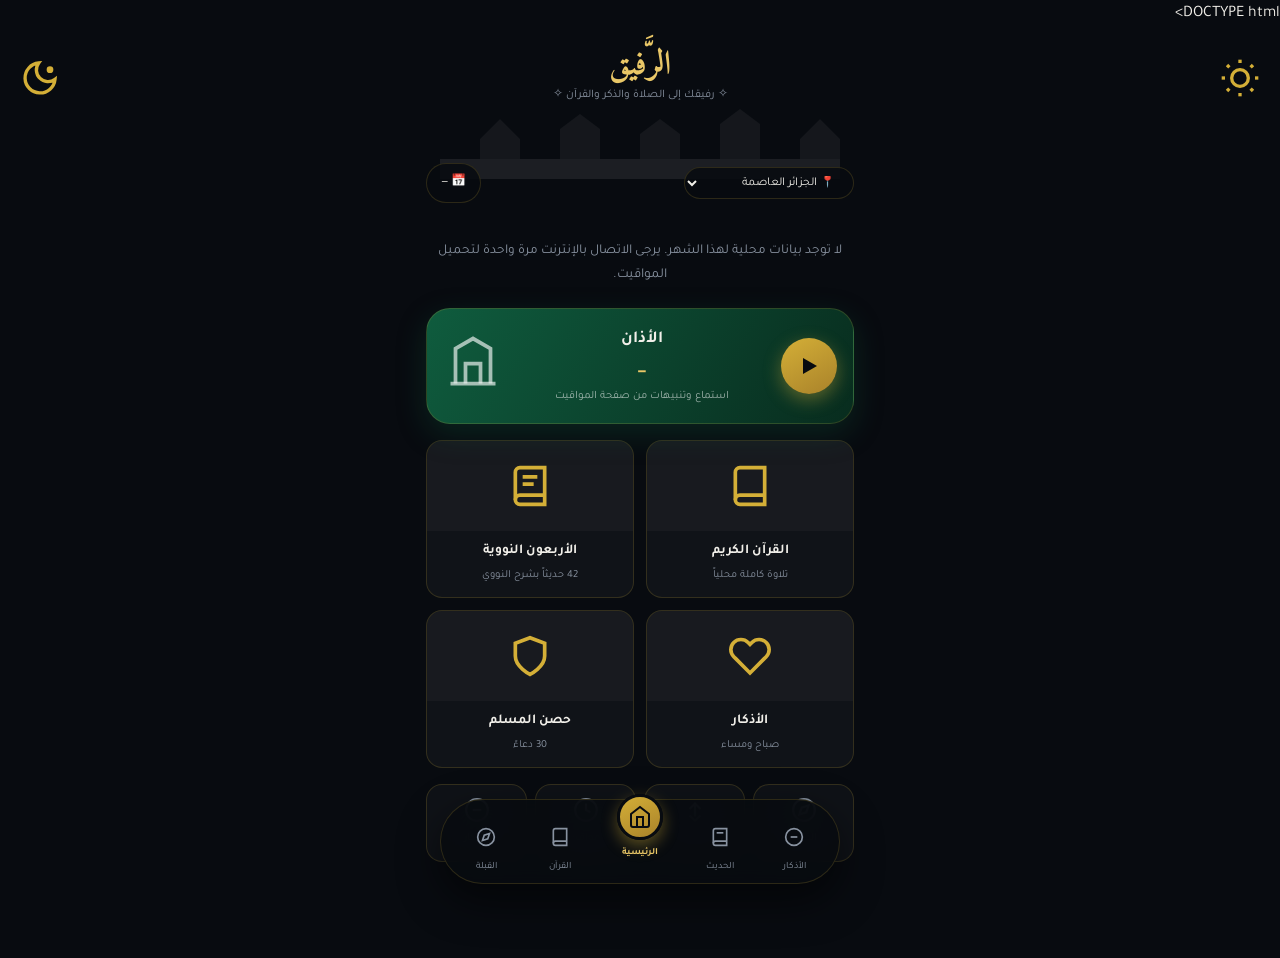
<file: index.html>
DOCTYPE html><html lang="ar" dir="rtl"><head><meta charset="UTF-8"><meta name="viewport" content="width=device-width,initial-scale=1,maximum-scale=1,user-scalable=no"><title>الرفيق — العقل المدبر</title><meta name="description" content="الرفيق - تطبيق إسلامي شامل: مواقيت الصلاة، الأذان، القرآن، الأذكار، القبلة"><link rel="icon" href="data:image/svg+xml,<svg xmlns='http://www.w3.org/2000/svg' viewBox='0 0 100 100'><text y='.9em' font-size='90'>🕌</text></svg>"><link rel="preconnect" href="https://fonts.googleapis.com"><link href="https://fonts.googleapis.com/css2?family=Amiri:wght@400;700&family=Tajawal:wght@300;400;500;700;900&display=swap" rel="stylesheet" media="print" onload="this.media='all'"><style>:root{--bg:#080B10;--card:rgba(255,255,255,0.035);--emerald:#0F5C3E;--emerald-light:#1E8A5E;--gold:#D4AF37;--gold-soft:#E9C767;--text:#F1EFE9;--muted:#8892A0;--border:rgba(212,175,55,0.18);--shadow-strong:0 10px 30px rgba(0,0,0,0.4);--adhan-bg:linear-gradient(120deg, var(--emerald), #082C1E)}body.day-mode{--bg:#F5F0E8;--card:rgba(0,0,0,0.03);--text:#1E2A32;--muted:#5A6A78;--border:rgba(180,140,60,0.25);--shadow-strong:0 8px 24px rgba(0,0,0,0.08);--adhan-bg:linear-gradient(120deg, #2E8B6E, #C5A44E);color:var(--text)}*{margin:0;padding:0;box-sizing:border-box}body{font-family:'Tajawal','Segoe UI',Tahoma,sans-serif;background:var(--bg);color:var(--text);line-height:1.8;min-height:100dvh;padding-bottom:96px;transition:background .8s,color .6s}.max{max-width:460px;margin:0 auto;padding:0 16px}.topbar{display:flex;align-items:center;justify-content:space-between;padding:20px 20px 0}.topbar svg{width:40px;height:40px;stroke:var(--gold);fill:none}.titlebox{text-align:center}.titlebox h1{font-family:'Amiri',serif;font-weight:700;font-size:2.1rem;color:var(--gold-soft);line-height:1}.titlebox p{color:var(--muted);font-size:.72rem;margin-top:4px}.skyline{position:relative;margin-top:-8px;margin-bottom:8px;text-align:center}.skyline svg{width:100%;max-height:80px;display:block}.pillrow{display:flex;align-items:center;justify-content:space-between;margin:-24px 0 16px;position:relative;z-index:2}.pill{display:flex;align-items:center;gap:6px;border-radius:99px;padding:8px 14px;font-size:.75rem;background:rgba(8,11,16,0.85);border:1px solid var(--border)}.pill select{border:1px solid var(--border);color:var(--text);font-family:inherit;font-size:.75rem;cursor:pointer;background:0 0;padding:4px 8px;border-radius:99px}.card{border-radius:24px;padding:20px;margin-bottom:16px;background:var(--card);backdrop-filter:blur(14px);border:1px solid var(--border);box-shadow:var(--shadow-strong)}.prayer-row{display:flex;align-items:center;gap:12px}.medallion-wrap{position:relative;flex-shrink:0;width:176px;height:176px;display:flex;align-items:center;justify-content:center}.medallion-wrap svg.circle-bg{position:absolute;inset:0}.medallion-wrap .medal-icon{position:absolute;width:100px;height:100px;display:flex;align-items:center;justify-content:center;color:var(--gold)}.medallion-wrap .medal-icon svg{width:80px;height:80px;stroke:var(--gold);fill:none}.prayer-info{flex:1;text-align:center}.prayer-info .lbl{color:var(--gold-soft);font-size:.8rem;font-weight:600}.prayer-info .name{font-family:'Amiri',serif;font-size:1.9rem;font-weight:700;margin:4px 0}.prayer-info .time{font-size:2rem;font-weight:800;font-variant-numeric:tabular-nums}.prayer-info .remain-lbl{color:var(--muted);font-size:.72rem;margin-top:4px}.prayer-info .countdown{color:var(--emerald-light);font-size:1.05rem;font-weight:700;font-variant-numeric:tabular-nums}.progress-track{margin-top:16px;height:8px;border-radius:99px;overflow:hidden;background:rgba(255,255,255,0.08)}.progress-fill{height:100%;border-radius:99px;background:linear-gradient(90deg,var(--emerald),var(--emerald-light));width:0;transition:width 1s linear}.adhan-card{border-radius:24px;padding:16px;margin-bottom:16px;display:flex;align-items:center;justify-content:space-between;position:relative;overflow:hidden;background:var(--adhan-bg);border:1px solid var(--border);box-shadow:0 10px 30px rgba(15,92,62,0.3)}.adhan-play{width:56px;height:56px;border-radius:50%;display:flex;align-items:center;justify-content:center;flex-shrink:0;background:linear-gradient(150deg,var(--gold),#a9822a);box-shadow:0 6px 18px rgba(212,175,55,0.4);border:none;cursor:pointer;z-index:2;color:#080B10}.adhan-play svg{width:24px;height:24px;fill:#080B10;stroke:none}.adhan-mid{text-align:center;z-index:2}.adhan-mid .t1{font-weight:700;font-size:1.05rem}.adhan-mid .t2{color:var(--gold-soft);font-size:.95rem;font-weight:700;margin-top:3px;font-variant-numeric:tabular-nums}.adhan-mid .t3{color:rgba(255,255,255,0.6);font-size:.7rem;margin-top:2px}.adhan-card .mosque-icon{height:70px;opacity:.9;color:rgba(255,255,255,0.8)}.adhan-card .mosque-icon svg{width:60px;height:60px;stroke:rgba(255,255,255,0.7);fill:none}.grid2{display:grid;grid-template-columns:1fr 1fr;gap:12px;margin-bottom:16px}.feat-card{border-radius:16px;overflow:hidden;background:var(--card);border:1px solid var(--border);text-align:center;padding-bottom:12px;text-decoration:none;color:var(--text);display:block}.feat-card .icon-wrap{height:90px;display:flex;align-items:center;justify-content:center;background:rgba(255,255,255,0.03)}.feat-card .icon-wrap svg{width:44px;height:44px;stroke:var(--gold);fill:none}.feat-card .t{font-size:.85rem;font-weight:700;margin-top:8px}.feat-card .s{font-size:.68rem;color:var(--muted);margin-top:2px}.grid4{display:grid;grid-template-columns:repeat(4,1fr);gap:8px}.quick{border-radius:16px;padding:12px 4px;display:flex;flex-direction:column;align-items:center;gap:6px;background:rgba(255,255,255,0.03);border:1px solid var(--border);text-decoration:none;color:var(--muted)}.quick svg{width:26px;height:26px;stroke:var(--muted);fill:none}.quick span{font-size:.68rem}.bottomnav{position:fixed;bottom:16px;left:50%;transform:translateX(-50%);z-index:30;width:min(92vw,400px)}.bottomnav-inner{display:flex;align-items:flex-end;justify-content:space-around;padding:8px;border-radius:99px;background:rgba(8,11,16,0.92);backdrop-filter:blur(20px);border:1px solid var(--border);box-shadow:0 16px 40px rgba(0,0,0,0.55)}body.day-mode .bottomnav-inner{background:rgba(245,240,232,0.95)}.navitem{display:flex;flex-direction:column;align-items:center;gap:4px;text-decoration:none;color:var(--muted)}.navitem .ic{width:34px;height:34px;border-radius:50%;display:flex;align-items:center;justify-content:center}.navitem .ic svg{width:20px;height:20px;stroke:var(--muted);fill:none}.navitem span{font-size:.6rem}.navitem.active{transform:translateY(-14px)}.navitem.active .ic{width:46px;height:46px;background:linear-gradient(150deg,var(--gold),#a9822a);box-shadow:0 6px 16px rgba(212,175,55,0.4);border:3px solid #080B10}.navitem.active .ic svg{stroke:#080B10;width:24px;height:24px}.navitem.active span{color:var(--gold-soft);font-weight:700}.mood-note{text-align:center;color:var(--muted);font-size:.8rem;margin:2px 0 14px}#status{text-align:center;color:var(--muted);padding:20px 0;font-size:.85rem}@media(max-width:400px){.medallion-wrap{width:140px;height:140px}.medallion-wrap .medal-icon svg{width:60px;height:60px}.prayer-info .name{font-size:1.5rem}.prayer-info .time{font-size:1.6rem}.grid2{gap:8px}.feat-card .icon-wrap{height:70px}}</style></head><body><div class="topbar"><svg viewBox="0 0 24 24" stroke-width="2"><circle cx="12" cy="12" r="5"/><line x1="12" y1="1" x2="12" y2="3"/><line x1="12" y1="21" x2="12" y2="23"/><line x1="4.22" y1="4.22" x2="5.64" y2="5.64"/><line x1="18.36" y1="18.36" x2="19.78" y2="19.78"/><line x1="1" y1="12" x2="3" y2="12"/><line x1="21" y1="12" x2="23" y2="12"/><line x1="4.22" y1="19.78" x2="5.64" y2="18.36"/><line x1="18.36" y1="5.64" x2="19.78" y2="4.22"/></svg><div class="titlebox"><h1>الرَّفيق</h1><p>✧ رفيقك إلى الصلاة والذكر والقرآن ✧</p></div><svg viewBox="0 0 24 24" stroke-width="2"><path d="M21 12.79A9 9 0 1 1 11.21 3 7 7 0 0 0 21 12.79z"/><circle cx="18" cy="7" r="2" fill="var(--gold)" stroke="none"/></svg></div><div class="skyline"><svg viewBox="0 0 400 80" fill="none"><path d="M0 60 L40 60 L40 40 L60 20 L80 40 L80 60 L120 60 L120 30 L140 15 L160 30 L160 60 L200 60 L200 35 L220 20 L240 35 L240 60 L280 60 L280 25 L300 10 L320 25 L320 60 L360 60 L360 40 L380 20 L400 40 L400 80 L0 80 Z" fill="rgba(255,255,255,0.05)"/><rect x="0" y="60" width="400" height="20" fill="rgba(255,255,255,0.03)"/></svg></div><div class="max"><div class="pillrow"><select id="citySelect" class="pill" style="border:1px solid var(--border);color:var(--text);font-family:inherit;font-size:.75rem;cursor:pointer"></select><div class="pill" id="hijriPill">📅 —</div></div><p class="mood-note" id="moodNote"></p><div id="status">جاري تحميل مواقيت الصلاة...</div><div class="card" id="prayerCard" hidden><div class="prayer-row"><div class="medallion-wrap"><svg class="circle-bg" viewBox="0 0 176 176"><circle cx="88" cy="88" r="68" fill="none" stroke="rgba(212,175,55,0.15)" stroke-width="2" stroke-dasharray="3 5"/><circle id="progressRing" cx="88" cy="88" r="68" fill="none" stroke="#D4AF37" stroke-width="2.5" stroke-dasharray="427.3" stroke-dashoffset="427.3" stroke-linecap="round" transform="rotate(-90 88 88)"/></svg><div class="medal-icon"><svg viewBox="0 0 24 24" stroke-width="1.5"><circle cx="12" cy="8" r="7"/><polyline points="8.21 13.89 7 23 12 20 17 23 15.79 13.88"/></svg></div></div><div class="prayer-info"><div class="lbl">الصَّلاةِ القادمة</div><div class="name" id="nextName">—</div><div class="time" id="nextTime">—</div><div class="remain-lbl">باقٍ على الصلاة</div><div class="countdown" id="countdown">—</div></div></div><div class="progress-track"><div class="progress-fill" id="progressBar"></div></div></div><div class="adhan-card"><button class="adhan-play" id="adhanPlayBtn" aria-label="تشغيل الأذان"><svg id="playIcon" viewBox="0 0 24 24"><polygon points="6,4 20,12 6,20"/></svg><svg id="pauseIcon" viewBox="0 0 24 24" style="display:none"><rect x="6" y="4" width="4" height="16"/><rect x="14" y="4" width="4" height="16"/></svg></button><div class="adhan-mid"><div class="t1">الأذان</div><div class="t2" id="adhanTimeLabel">—</div><div class="t3">استماع وتنبيهات من صفحة المواقيت</div></div><div class="mosque-icon"><svg viewBox="0 0 24 24" stroke-width="1.5"><path d="M3 21h18"/><path d="M5 21V7l7-4 7 4v14"/><path d="M9 21v-8h6v8"/></svg></div></div><div class="grid2"><a href="./quran.html" class="feat-card"><div class="icon-wrap"><svg viewBox="0 0 24 24" stroke-width="2"><path d="M4 19.5A2.5 2.5 0 0 1 6.5 17H20"/><path d="M6.5 2H20v20H6.5A2.5 2.5 0 0 1 4 19.5v-15A2.5 2.5 0 0 1 6.5 2z"/></svg></div><div class="t">القرآن الكريم</div><div class="s">تلاوة كاملة محلياً</div></a><a href="./arbaeen.html" class="feat-card"><div class="icon-wrap"><svg viewBox="0 0 24 24" stroke-width="2"><path d="M4 19.5A2.5 2.5 0 0 1 6.5 17H20"/><path d="M6.5 2H20v20H6.5A2.5 2.5 0 0 1 4 19.5v-15A2.5 2.5 0 0 1 6.5 2z"/><line x1="8" y1="7" x2="16" y2="7"/><line x1="8" y1="11" x2="14" y2="11"/></svg></div><div class="t">الأربعون النووية</div><div class="s">42 حديثاً بشرح النووي</div></a><a href="./azkar.html" class="feat-card"><div class="icon-wrap"><svg viewBox="0 0 24 24" stroke-width="2"><path d="M20.84 4.61a5.5 5.5 0 0 0-7.78 0L12 5.67l-1.06-1.06a5.5 5.5 0 0 0-7.78 7.78l1.06 1.06L12 21.23l7.78-7.78 1.06-1.06a5.5 5.5 0 0 0 0-7.78z"/></svg></div><div class="t">الأذكار</div><div class="s">صباح ومساء</div></a><a href="./hisnul.html" class="feat-card"><div class="icon-wrap"><svg viewBox="0 0 24 24" stroke-width="2"><path d="M12 22s8-4 8-10V5l-8-3-8 3v7c0 6 8 10 8 10z"/></svg></div><div class="t">حصن المسلم</div><div class="s">30 دعاءً</div></a></div><div class="grid4"><a href="./qibla.html" class="quick"><svg viewBox="0 0 24 24" stroke-width="2"><circle cx="12" cy="12" r="10"/><polygon points="16.24 7.76 14.12 14.12 7.76 16.24 9.88 9.88 16.24 7.76"/></svg><span>القبلة</span></a><a href="./hisnul.html" class="quick"><svg viewBox="0 0 24 24" stroke-width="2"><path d="M7 11l5-5 5 5M7 17l5 5 5-5"/><path d="M12 6v12"/></svg><span>أدعية</span></a><a href="./prayer.html" class="quick"><svg viewBox="0 0 24 24" stroke-width="2"><circle cx="12" cy="12" r="10"/><polyline points="12 6 12 12 16 14"/></svg><span>المواقيت</span></a><a href="./azkar.html" class="quick"><svg viewBox="0 0 24 24" stroke-width="2"><circle cx="12" cy="12" r="10"/><line x1="8" y1="12" x2="16" y2="12"/></svg><span>الأذكار</span></a></div></div><audio id="adhanAudio" src="./audio/adhan.mp3" preload="none"></audio><div class="bottomnav"><div class="bottomnav-inner"><a href="./azkar.html" class="navitem"><div class="ic"><svg viewBox="0 0 24 24" stroke-width="2"><circle cx="12" cy="12" r="10"/><line x1="8" y1="12" x2="16" y2="12"/></svg></div><span>الأذكار</span></a><a href="./arbaeen.html" class="navitem"><div class="ic"><svg viewBox="0 0 24 24" stroke-width="2"><path d="M4 19.5A2.5 2.5 0 0 1 6.5 17H20"/><path d="M6.5 2H20v20H6.5A2.5 2.5 0 0 1 4 19.5v-15A2.5 2.5 0 0 1 6.5 2z"/><line x1="8" y1="7" x2="16" y2="7"/></svg></div><span>الحديث</span></a><a href="./index.html" class="navitem active"><div class="ic"><svg viewBox="0 0 24 24" stroke-width="2"><path d="M3 9l9-7 9 7v11a2 2 0 0 1-2 2H5a2 2 0 0 1-2-2z"/><polyline points="9 22 9 12 15 12 15 22"/></svg></div><span>الرئيسية</span></a><a href="./quran.html" class="navitem"><div class="ic"><svg viewBox="0 0 24 24" stroke-width="2"><path d="M4 19.5A2.5 2.5 0 0 1 6.5 17H20"/><path d="M6.5 2H20v20H6.5A2.5 2.5 0 0 1 4 19.5v-15A2.5 2.5 0 0 1 6.5 2z"/></svg></div><span>القرآن</span></a><a href="./qibla.html" class="navitem"><div class="ic"><svg viewBox="0 0 24 24" stroke-width="2"><circle cx="12" cy="12" r="10"/><polygon points="16.24 7.76 14.12 14.12 7.76 16.24 9.88 9.88 16.24 7.76"/></svg></div><span>القبلة</span></a></div></div><script>(function(){function toMinutes(e){const[t,n]=e.split(":").map(Number);return 60*t+n}const WILAYAS=[{n:1,name:"أدرار",city:"Adrar"},{n:2,name:"الشلف",city:"Chlef"},{n:3,name:"الأغواط",city:"Laghouat"},{n:4,name:"أم البواقي",city:"Oum El Bouaghi"},{n:5,name:"باتنة",city:"Batna"},{n:6,name:"بجاية",city:"Bejaia"},{n:7,name:"بسكرة",city:"Biskra"},{n:8,name:"بشار",city:"Bechar"},{n:9,name:"البليدة",city:"Blida"},{n:10,name:"البويرة",city:"Bouira"},{n:11,name:"تمنراست",city:"Tamanrasset"},{n:12,name:"تبسة",city:"Tebessa"},{n:13,name:"تلمسان",city:"Tlemcen"},{n:14,name:"تيارت",city:"Tiaret"},{n:15,name:"تيزي وزو",city:"Tizi Ouzou"},{n:16,name:"الجزائر العاصمة",city:"Algiers"},{n:17,name:"الجلفة",city:"Djelfa"},{n:18,name:"جيجل",city:"Jijel"},{n:19,name:"سطيف",city:"Setif"},{n:20,name:"سعيدة",city:"Saida"},{n:21,name:"سكيكدة",city:"Skikda"},{n:22,name:"سيدي بلعباس",city:"Sidi Bel Abbes"},{n:23,name:"عنابة",city:"Annaba"},{n:24,name:"قالمة",city:"Guelma"},{n:25,name:"قسنطينة",city:"Constantine"},{n:26,name:"المدية",city:"Medea"},{n:27,name:"مستغانم",city:"Mostaganem"},{n:28,name:"المسيلة",city:"M'Sila"},{n:29,name:"معسكر",city:"Mascara"},{n:30,name:"ورقلة",city:"Ouargla"},{n:31,name:"وهران",city:"Oran"},{n:32,name:"البيض",city:"El Bayadh"},{n:33,name:"إليزي",city:"Illizi"},{n:34,name:"برج بوعريريج",city:"Bordj Bou Arreridj"},{n:35,name:"بومرداس",city:"Boumerdes"},{n:36,name:"الطارف",city:"El Tarf"},{n:37,name:"تندوف",city:"Tindouf"},{n:38,name:"تيسمسيلت",city:"Tissemsilt"},{n:39,name:"الوادي",city:"El Oued"},{n:40,name:"خنشلة",city:"Khenchela"},{n:41,name:"سوق أهراس",city:"Souk Ahras"},{n:42,name:"تيبازة",city:"Tipaza"},{n:43,name:"ميلة",city:"Mila"},{n:44,name:"عين الدفلى",city:"Ain Defla"},{n:45,name:"النعامة",city:"Naama"},{n:46,name:"عين تموشنت",city:"Ain Temouchent"},{n:47,name:"غرداية",city:"Ghardaia"},{n:48,name:"غليزان",city:"Relizane"},{n:49,name:"تيميمون",city:"Timimoun"},{n:50,name:"برج باجي مختار",city:"Bordj Badji Mokhtar"},{n:51,name:"أولاد جلال",city:"Ouled Djellal"},{n:52,name:"بني عباس",city:"Beni Abbes"},{n:53,name:"عين صالح",city:"In Salah"},{n:54,name:"عين قزام",city:"In Guezzam"},{n:55,name:"تقرت",city:"Touggourt"},{n:56,name:"جانت",city:"Djanet"},{n:57,name:"المغير",city:"El M'Ghair"},{n:58,name:"المنيعة",city:"El Meniaa"},{n:59,name:"آفلو",city:"Aflou"},{n:60,name:"بريكة",city:"Barika"},{n:61,name:"القنطرة",city:"El Kantara"},{n:62,name:"بئر العاتر",city:"Bir El Ater"},{n:63,name:"العريشة",city:"El Aricha"},{n:64,name:"قصر الشلالة",city:"Ksar Chellala"},{n:65,name:"عين وسارة",city:"Ain Oussara"},{n:66,name:"مسعد",city:"Messaad"},{n:67,name:"قصر البخاري",city:"Ksar El Boukhari"},{n:68,name:"بوسعادة",city:"Bou Saada"},{n:69,name:"الأبيض سيدي الشيخ",city:"El Abiodh Sidi Cheikh"}],SAVED_WILAYA_KEY="rafeeq_wilaya";let currentWilaya=parseInt(localStorage.getItem(SAVED_WILAYA_KEY)||"16",10);function buildCitySelect(){const e=document.getElementById("citySelect");WILAYAS.forEach(t=>{const n=document.createElement("option");n.value=t.n,n.textContent="📍 "+t.name,e.appendChild(n)}),e.value=currentWilaya,e.addEventListener("change",()=>{currentWilaya=parseInt(e.value,10),localStorage.setItem(SAVED_WILAYA_KEY,currentWilaya),loadPrayerTimes()})}function loadPrayerTimes(){document.getElementById("status").hidden=!1,document.getElementById("status").textContent="جاري تحميل مواقيت الصلاة...",document.getElementById("prayerCard").hidden=!0;const e=WILAYAS.find(e=>e.n===currentWilaya),t=new Date,n=`rafeeq_calendar_${e.n}_${t.getFullYear()}_${t.getMonth()+1}`,a=localStorage.getItem(n);if(a)try{const o=findTodayInCalendar(JSON.parse(a),t);if(o){render(o);return void refreshCalendarInBackground(e,n,t)}}catch(e){}fetchMonthCalendar(e,t).then(a=>{a?(localStorage.setItem(n,JSON.stringify(a)),render(findTodayInCalendar(a,t))):document.getElementById("status").textContent="لا توجد بيانات محلية لهذا الشهر. يرجى الاتصال بالإنترنت مرة واحدة لتحميل المواقيت."})}function fetchMonthCalendar(e,t){const n=`https://api.aladhan.com/v1/calendarByCity/${t.getFullYear()}/${t.getMonth()+1}?city=${encodeURIComponent(e.city)}&country=Algeria&method=19&tune=0,-7,0,-7,-7,-7,0,-7,0`;return fetch(n).then(e=>e.json()).then(e=>200===e.code?e.data:null).catch(()=>null)}function refreshCalendarInBackground(e,t,n){fetchMonthCalendar(e,n).then(e=>{e&&localStorage.setItem(t,JSON.stringify(e))})}function findTodayInCalendar(e,t){const n=String(t.getDate()).padStart(2,"0")+"-"+String(t.getMonth()+1).padStart(2,"0")+"-"+t.getFullYear();return e.find(e=>e.date.gregorian.date===n)||e[t.getDate()-1]||null}function render(e){const t=e.timings,n=e.date.hijri,a=9===parseInt(n.month.number,10),o=5===new Date().getDay();document.getElementById("hijriPill").textContent=`📅 ${n.day} ${n.month.ar} ${n.year} هـ`;const r=document.getElementById("moodNote");r.textContent=a?"🌙 رمضان مبارك":o?"🕌 جمعة مباركة — أكثِر من الصلاة على النبي ﷺ":"";const i=[{name:"الفجر",key:"Fajr"},{name:"الظهر",key:"Dhuhr"},{name:"العصر",key:"Asr"},{name:"المغرب",key:"Maghrib"},{name:"العشاء",key:"Isha"}],l=new Date,c=60*l.getHours()+l.getMinutes();let s,d,m,p=i.findIndex(e=>toMinutes(t[e.key])>c);-1===p?(p=i[0],d=toMinutes(t.Fajr)+1440,s=toMinutes(t.Isha)):(p=i[p],d=toMinutes(t[p.key]),s=0===p?toMinutes(t.Isha)-1440:toMinutes(t[i[p-1].key])),document.getElementById("nextName").textContent=p.name,document.getElementById("nextTime").textContent=t[p.key],document.getElementById("adhanTimeLabel").textContent=`${p.name} — ${t[p.key]}`;const u=setInterval(()=>{const e=new Date,t=3600*e.getHours()+60*e.getMinutes()+e.getSeconds();let n=60*d-t;n<0&&(n+=86400);const a=Math.floor(n/3600),o=Math.floor(n%3600/60),r=n%60;document.getElementById("countdown").textContent=`${String(a).padStart(2,"0")}:${String(o).padStart(2,"0")}:${String(r).padStart(2,"0")}`;const i=60*(d-s),l=i-n,c=Math.max(0,Math.min(1,l/i));document.getElementById("progressBar").style.width=100*c+"%";const m=2*Math.PI*68;document.getElementById("progressRing").style.strokeDashoffset=m*(1-c)},1e3);document.getElementById("status").hidden=!0,document.getElementById("prayerCard").hidden=!1}const audio=document.getElementById("adhanAudio"),playIcon=document.getElementById("playIcon"),pauseIcon=document.getElementById("pauseIcon");document.getElementById("adhanPlayBtn").addEventListener("click",()=>{audio.paused?(audio.play().catch(()=>{}),playIcon.style.display="none",pauseIcon.style.display="block"):(audio.pause(),playIcon.style.display="block",pauseIcon.style.display="none")}),audio.addEventListener("ended",()=>{playIcon.style.display="block",pauseIcon.style.display="none"}),"serviceWorker"in navigator&&navigator.serviceWorker.register("./sw.js").catch(()=>{}),buildCitySelect(),loadPrayerTimes()})();</script></body></html>
</file>
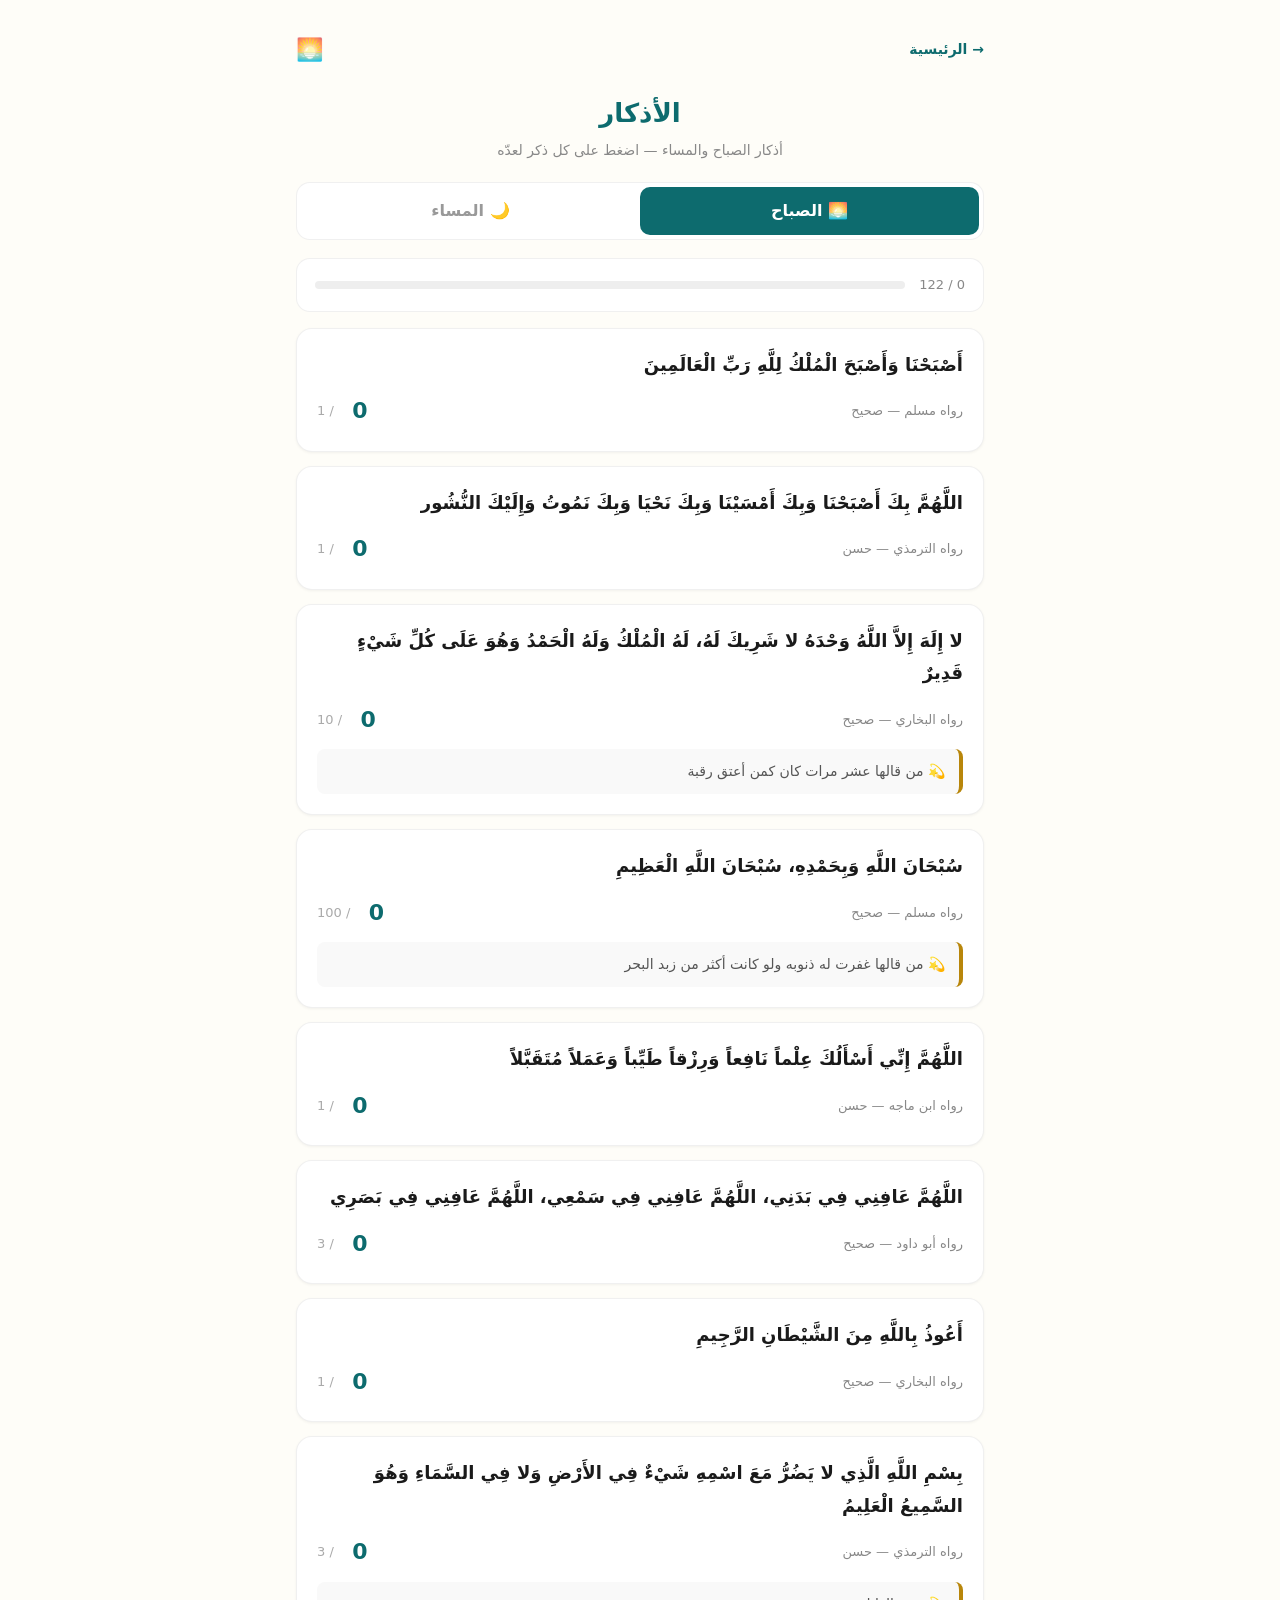
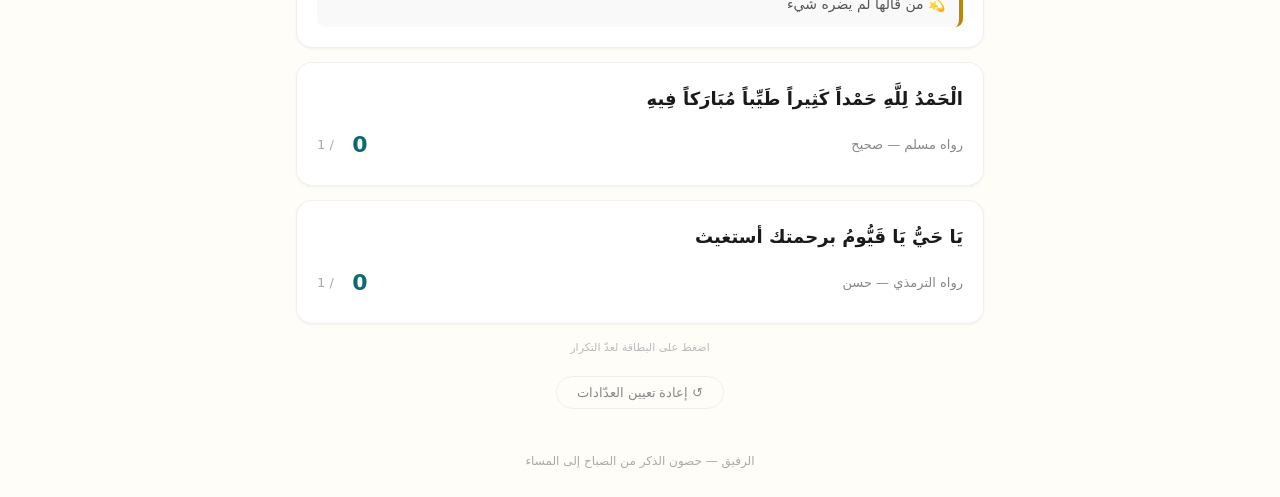
<file: azkar.html>
<!DOCTYPE html>
<html lang="ar" dir="rtl">
<head>
<meta charset="UTF-8">
<meta name="viewport" content="width=device-width, initial-scale=1.0">
<title>الأذكار — الرفيق</title>
<link rel="stylesheet" href="./style.css">
<link rel="icon" type="image/svg+xml" href="data:image/svg+xml,<svg xmlns='http://www.w3.org/2000/svg' viewBox='0 0 100 100'><text y='.9em' font-size='90'>🕌</text></svg>">
<style>
  .container{max-width:720px;margin:0 auto;padding:16px;}
  .topbar{display:flex;align-items:center;justify-content:space-between;padding:14px 0;}
  .back{color:var(--primary);text-decoration:none;font-size:14px;font-weight:600;}
  h1{text-align:center;font-size:26px;color:var(--primary);margin:6px 0 2px;}
  .sub{text-align:center;color:#888;font-size:14px;margin-bottom:18px;}

  .tabs{display:flex;background:var(--card);border-radius:14px;padding:4px;
    border:1px solid var(--line);margin-bottom:18px;}
  .tab{flex:1;text-align:center;padding:10px;border-radius:10px;cursor:pointer;
    font-weight:700;color:#999;transition:.2s;}
  .tab.active{background:var(--primary);color:#fff;}

  .progress-wrap{background:var(--card);border-radius:14px;border:1px solid var(--line);
    padding:14px 18px;margin-bottom:16px;display:flex;align-items:center;gap:14px;}
  .progress-bar{flex:1;height:8px;background:#eee;border-radius:99px;overflow:hidden;}
  .progress-fill{height:100%;background:var(--primary);width:0%;transition:width .3s;}
  .progress-text{font-size:13px;color:#888;white-space:nowrap;}

  .zikr-card{background:var(--card);border-radius:var(--radius);border:1px solid var(--line);
    box-shadow:0 1px 3px rgba(0,0,0,0.05);padding:20px;margin-bottom:14px;
    transition:.2s; cursor:pointer; user-select:none; -webkit-user-select:none;}
  .zikr-card:active{transform:scale(0.98);}
  .zikr-card.done{opacity:0.55;}
  .zikr-text{font-size:18px;font-weight:600;color:var(--text);margin-bottom:10px;}
  .zikr-meta{display:flex;justify-content:space-between;align-items:center;}
  .zikr-source{font-size:13px;color:#888;}
  .zikr-virtue{background:#f9f9f9;border-right:4px solid var(--gold);border-radius:8px;
    padding:10px 14px;margin-top:10px;font-size:14px;color:#555;}
  .counter{display:flex;align-items:center;gap:10px;}
  .counter .count-num{font-size:22px;font-weight:800;color:var(--primary);min-width:32px;text-align:center;}
  .counter .count-target{font-size:13px;color:#aaa;}
  .tap-hint{font-size:11px;color:#bbb;margin-top:8px;text-align:center;}

  .reset-btn{display:block;margin:18px auto;background:none;border:1px solid var(--line);
    color:#888;padding:8px 20px;border-radius:99px;font-size:13px;cursor:pointer;}
  footer{text-align:center;padding:24px 0 10px;color:#aaa;font-size:12px;}
</style>
</head>
<body>
<div class="container">
  <div class="topbar">
    <a class="back" href="./index.html">→ الرئيسية</a>
    <span style="font-size:22px;">🌅</span>
  </div>
  <h1>الأذكار</h1>
  <p class="sub">أذكار الصباح والمساء — اضغط على كل ذكر لعدّه</p>

  <div class="tabs">
    <div class="tab active" data-t="morning">🌅 الصباح</div>
    <div class="tab" data-t="evening">🌙 المساء</div>
  </div>

  <div class="progress-wrap">
    <div class="progress-text" id="progressText">0 / 0</div>
    <div class="progress-bar"><div class="progress-fill" id="progressFill"></div></div>
  </div>

  <div id="list"></div>

  <button class="reset-btn" id="resetBtn">↺ إعادة تعيين العدّادات</button>
  <footer>الرفيق — حصون الذكر من الصباح إلى المساء</footer>
</div>

<script>
const AZKAR_DATA = {"morning": [{"id": 1, "text": "أَصْبَحْنَا وَأَصْبَحَ الْمُلْكُ لِلَّهِ رَبِّ الْعَالَمِينَ", "count": 1, "source": "رواه مسلم", "grade": "صحيح"}, {"id": 2, "text": "اللَّهُمَّ بِكَ أَصْبَحْنَا وَبِكَ أَمْسَيْنَا وَبِكَ نَحْيَا وَبِكَ نَمُوتُ وَإِلَيْكَ النُّشُور", "count": 1, "source": "رواه الترمذي", "grade": "حسن"}, {"id": 3, "text": "لا إِلَهَ إِلاَّ اللَّهُ وَحْدَهُ لا شَرِيكَ لَهُ، لَهُ الْمُلْكُ وَلَهُ الْحَمْدُ وَهُوَ عَلَى كُلِّ شَيْءٍ قَدِيرٌ", "count": 10, "source": "رواه البخاري", "grade": "صحيح", "virtue": "من قالها عشر مرات كان كمن أعتق رقبة"}, {"id": 4, "text": "سُبْحَانَ اللَّهِ وَبِحَمْدِهِ، سُبْحَانَ اللَّهِ الْعَظِيمِ", "count": 100, "source": "رواه مسلم", "grade": "صحيح", "virtue": "من قالها غفرت له ذنوبه ولو كانت أكثر من زبد البحر"}, {"id": 5, "text": "اللَّهُمَّ إِنِّي أَسْأَلُكَ عِلْماً نَافِعاً وَرِزْقاً طَيِّباً وَعَمَلاً مُتَقَبَّلاً", "count": 1, "source": "رواه ابن ماجه", "grade": "حسن"}, {"id": 6, "text": "اللَّهُمَّ عَافِنِي فِي بَدَنِي، اللَّهُمَّ عَافِنِي فِي سَمْعِي، اللَّهُمَّ عَافِنِي فِي بَصَرِي", "count": 3, "source": "رواه أبو داود", "grade": "صحيح"}, {"id": 7, "text": "أَعُوذُ بِاللَّهِ مِنَ الشَّيْطَانِ الرَّجِيمِ", "count": 1, "source": "رواه البخاري", "grade": "صحيح"}, {"id": 8, "text": "بِسْمِ اللَّهِ الَّذِي لا يَضُرُّ مَعَ اسْمِهِ شَيْءٌ فِي الأَرْضِ وَلا فِي السَّمَاءِ وَهُوَ السَّمِيعُ الْعَلِيمُ", "count": 3, "source": "رواه الترمذي", "grade": "حسن", "virtue": "من قالها لم يضره شيء"}, {"id": 9, "text": "الْحَمْدُ لِلَّهِ حَمْداً كَثِيراً طَيِّباً مُبَارَكاً فِيهِ", "count": 1, "source": "رواه مسلم", "grade": "صحيح"}, {"id": 10, "text": "يَا حَيُّ يَا قَيُّومُ برحمتك أستغيث", "count": 1, "source": "رواه الترمذي", "grade": "حسن"}], "evening": [{"id": 1, "text": "أَمْسَيْنَا وَأَمْسَى الْمُلْكُ لِلَّهِ رَبِّ الْعَالَمِينَ", "count": 1, "source": "رواه مسلم", "grade": "صحيح"}, {"id": 2, "text": "اللَّهُمَّ بِكَ أَمْسَيْنَا وَبِكَ أَصْبَحْنَا وَبِكَ نَحْيَا وَبِكَ نَمُوتُ وَإِلَيْكَ النُّشُور", "count": 1, "source": "رواه الترمذي", "grade": "حسن"}, {"id": 3, "text": "لا إِلَهَ إِلاَّ اللَّهُ وَحْدَهُ لا شَرِيكَ لَهُ، لَهُ الْمُلْكُ وَلَهُ الْحَمْدُ وَهُوَ عَلَى كُلِّ شَيْءٍ قَدِيرٌ", "count": 10, "source": "رواه البخاري", "grade": "صحيح"}, {"id": 4, "text": "سُبْحَانَ اللَّهِ وَبِحَمْدِهِ، سُبْحَانَ اللَّهِ الْعَظِيمِ", "count": 100, "source": "رواه مسلم", "grade": "صحيح"}, {"id": 5, "text": "اللَّهُمَّ إِنِّي أَسْأَلُكَ الْعَافِيَةَ فِي الدُّنْيَا وَالآخِرَةِ", "count": 1, "source": "رواه الترمذي", "grade": "حسن"}, {"id": 6, "text": "أَعُوذُ بِاللَّهِ السَّمِيعِ الْعَلِيمِ مِنَ الشَّيْطَانِ الرَّجِيمِ", "count": 1, "source": "رواه البخاري", "grade": "صحيح"}, {"id": 7, "text": "بِسْمِ اللَّهِ الَّذِي لا يَضُرُّ مَعَ اسْمِهِ شَيْءٌ فِي الأَرْضِ وَلا فِي السَّمَاءِ", "count": 3, "source": "رواه الترمذي", "grade": "حسن"}, {"id": 8, "text": "الْحَمْدُ لِلَّهِ الَّذِي أَمْسَيْنَا وَإِلَيْهِ الْمَصِيرُ", "count": 1, "source": "رواه أبو داود", "grade": "صحيح"}, {"id": 9, "text": "يَا أَرْحَمَ الرَّاحِمِينَ برحمتك استغيث", "count": 1, "source": "رواه الترمذي", "grade": "حسن"}]};

let activeTab = 'morning';
let counters = {}; // { morning: {id: currentCount}, evening: {...} }

function initCounters(){
  ['morning','evening'].forEach(tab=>{
    counters[tab] = {};
    AZKAR_DATA[tab].forEach(z=> counters[tab][z.id] = 0);
  });
}

function render(){
  const list = AZKAR_DATA[activeTab];
  const wrap = document.getElementById('list');
  wrap.innerHTML = list.map(z=>{
    const c = counters[activeTab][z.id];
    const done = c >= z.count;
    return `
      <div class="zikr-card ${done?'done':''}" data-id="${z.id}">
        <div class="zikr-text">${z.text}</div>
        <div class="zikr-meta">
          <span class="zikr-source">${z.source} — ${z.grade}</span>
          <div class="counter">
            <span class="count-num">${c}</span>
            <span class="count-target">/ ${z.count}</span>
          </div>
        </div>
        ${z.virtue ? `<div class="zikr-virtue">💫 ${z.virtue}</div>` : ''}
      </div>`;
  }).join('') + `<p class="tap-hint">اضغط على البطاقة لعدّ التكرار</p>`;

  wrap.querySelectorAll('.zikr-card').forEach(card=>{
    card.addEventListener('click', ()=>{
      const id = parseInt(card.dataset.id,10);
      const z = list.find(x=>x.id===id);
      counters[activeTab][id] = (counters[activeTab][id] + 1) % (z.count + 1);
      render();
      updateProgress();
    });
  });
}

function updateProgress(){
  const list = AZKAR_DATA[activeTab];
  const total = list.reduce((s,z)=>s+z.count,0);
  const done = list.reduce((s,z)=>s+Math.min(counters[activeTab][z.id], z.count),0);
  document.getElementById('progressText').textContent = `${done} / ${total}`;
  document.getElementById('progressFill').style.width = `${total? (done/total*100):0}%`;
}

document.querySelectorAll('.tab').forEach(tab=>{
  tab.addEventListener('click', ()=>{
    document.querySelectorAll('.tab').forEach(t=>t.classList.remove('active'));
    tab.classList.add('active');
    activeTab = tab.dataset.t;
    render();
    updateProgress();
  });
});

document.getElementById('resetBtn').addEventListener('click', ()=>{
  initCounters();
  render();
  updateProgress();
});

initCounters();
render();
updateProgress();
</script>
</body>
</html>
</file>
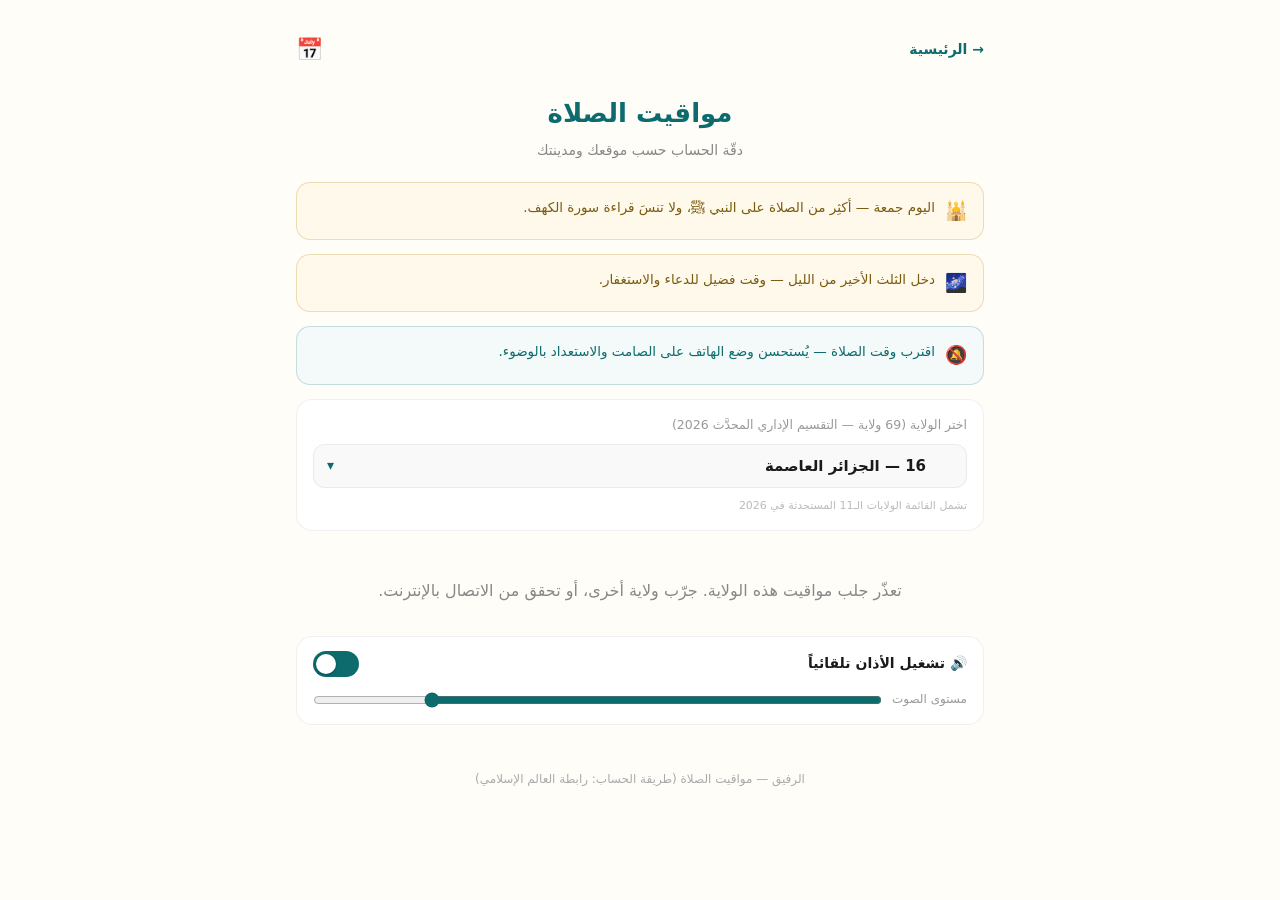
<file: prayer.html>
<!DOCTYPE html>
<html lang="ar" dir="rtl">
<head>
<meta charset="UTF-8">
<meta name="viewport" content="width=device-width, initial-scale=1.0">
<title>مواقيت الصلاة — الرفيق</title>
<link rel="stylesheet" href="./style.css">
<link rel="icon" type="image/svg+xml" href="data:image/svg+xml,<svg xmlns='http://www.w3.org/2000/svg' viewBox='0 0 100 100'><text y='.9em' font-size='90'>🕌</text></svg>">
<link rel="preconnect" href="https://fonts.googleapis.com">
<link href="https://fonts.googleapis.com/css2?family=Amiri:wght@400;700&display=swap" rel="stylesheet">
<style>
  .container{max-width:720px;margin:0 auto;padding:16px;}
  .topbar{display:flex;align-items:center;justify-content:space-between;padding:14px 0;}
  .back{color:var(--primary);text-decoration:none;font-size:14px;font-weight:600;}
  h1{text-align:center;font-size:26px;color:var(--primary);margin:6px 0 2px;}
  .sub{text-align:center;color:#888;font-size:14px;margin-bottom:18px;}

  /* تذكيرات لطيفة (جمعة / ثلث الليل / صمت) */
  .gentle-note{background:#fff9ec;border:1px solid rgba(184,134,11,0.25);border-radius:14px;
    padding:12px 16px;margin-bottom:14px;font-size:13.5px;color:#7a5c10;display:flex;gap:10px;
    align-items:flex-start;}
  .gentle-note .ic{flex-shrink:0;font-size:18px;}
  .gentle-note.silent{background:#f3faf9;border-color:rgba(13,107,110,0.2);color:#0d6b6e;}

  .hero{
    background:
      url("data:image/svg+xml,%3Csvg xmlns='http://www.w3.org/2000/svg' viewBox='0 0 200 200'%3E%3Cg fill='none' stroke='%23ffffff' stroke-width='0.7' opacity='0.10'%3E%3Cpolygon points='100,20 137,63 180,70 150,105 158,150 100,130 42,150 50,105 20,70 63,63'/%3E%3Ccircle cx='100' cy='100' r='75'/%3E%3C/g%3E%3C/svg%3E") left -40px top -30px/240px no-repeat,
      linear-gradient(160deg,var(--primary),var(--primary-dark));
    color:#fff;border-radius:22px;padding:26px 22px;margin:18px 0;
    position:relative;overflow:hidden;box-shadow:0 8px 24px rgba(13,107,110,0.25);
    transition:background .6s;
  }
  .hero.ramadan{
    background:
      url("data:image/svg+xml,%3Csvg xmlns='http://www.w3.org/2000/svg' viewBox='0 0 200 200'%3E%3Cg fill='%23ffffff' opacity='0.10'%3E%3Cpath d='M120 40 A70 70 0 1 0 120 160 A55 55 0 1 1 120 40 Z'/%3E%3Ccircle cx='150' cy='55' r='4'/%3E%3C/g%3E%3C/svg%3E") left -30px top -20px/220px no-repeat,
      linear-gradient(160deg,#5b3a8e,#2e1f52);
  }
  .hero .hijri{font-size:15px;opacity:0.9;margin-bottom:4px;}
  .hero .gregorian{font-size:13px;opacity:0.7;margin-bottom:16px;}
  .next-prayer-label{font-size:13px;opacity:0.85;}
  .next-prayer-name{font-size:32px;font-weight:800;margin:4px 0;}
  .countdown{font-size:22px;font-weight:700;color:#ffe9a8;letter-spacing:1px;font-variant-numeric:tabular-nums;}
  .ramadan-badge{display:inline-flex;align-items:center;gap:5px;background:rgba(255,255,255,0.15);
    border-radius:99px;padding:4px 12px;font-size:12px;margin-top:12px;}

  .iftar-suhoor{display:flex;gap:10px;margin-top:14px;}
  .is-box{flex:1;background:rgba(255,255,255,0.12);border-radius:12px;padding:10px 12px;text-align:center;}
  .is-box .lbl{font-size:11px;opacity:0.8;}
  .is-box .val{font-size:16px;font-weight:800;margin-top:2px;}

  .city-selector{background:var(--card);border:1px solid var(--line);border-radius:16px;
    padding:14px 16px;margin-bottom:16px;}
  .city-selector label{font-size:12.5px;color:#999;display:block;margin-bottom:8px;}
  .select-wrap{position:relative;}
  .select-wrap::after{content:'▾';position:absolute;left:14px;top:50%;transform:translateY(-50%);
    color:var(--primary);pointer-events:none;font-size:14px;}
  select#citySelect{
    width:100%;appearance:none;-webkit-appearance:none;background:#f9f9f9;
    border:1px solid var(--line);border-radius:12px;padding:12px 40px 12px 14px;
    font-size:15px;font-family:inherit;color:var(--text);font-weight:600;
  }
  .wilaya-count{font-size:11px;color:#bbb;margin-top:8px;}

  .timings{background:var(--card);border-radius:var(--radius);border:1px solid var(--line);
    box-shadow:0 1px 3px rgba(0,0,0,0.05); overflow:hidden; margin-bottom:16px;}
  .prow{display:flex;align-items:center;justify-content:space-between;padding:16px 20px;
    border-bottom:1px solid var(--line);}
  .prow:last-child{border-bottom:none;}
  .prow.current{background:#f3faf9;}
  .prow.adhan-now{background:#fff7e0;}
  .pname{display:flex;align-items:center;gap:10px;font-weight:600;color:var(--primary);}
  .pname .ic{font-size:20px;}
  .ptime{font-size:19px;font-weight:700;color:var(--gold);font-variant-numeric:tabular-nums;}

  /* إعدادات الأذان */
  .adhan-settings{background:var(--card);border:1px solid var(--line);border-radius:16px;
    padding:14px 16px;margin-bottom:20px;display:flex;align-items:center;justify-content:space-between;
    gap:12px;flex-wrap:wrap;}
  .adhan-settings .lbl{font-size:14px;font-weight:600;color:var(--text);display:flex;align-items:center;gap:8px;}
  .toggle{position:relative;width:46px;height:26px;border-radius:99px;background:#ddd;cursor:pointer;
    transition:.2s;flex-shrink:0;}
  .toggle.on{background:var(--primary);}
  .toggle::after{content:'';position:absolute;top:3px;right:3px;width:20px;height:20px;border-radius:50%;
    background:#fff;transition:.2s;box-shadow:0 1px 3px rgba(0,0,0,0.3);}
  .toggle.on::after{transform:translateX(-20px);}
  .volume-row{display:flex;align-items:center;gap:10px;width:100%;}
  .volume-row input[type=range]{flex:1;accent-color:var(--primary);}

  #status{text-align:center;color:#888;padding:30px 0;}
  footer{text-align:center;padding:24px 0 10px;color:#aaa;font-size:12px;}

  /* نافذة دعاء ما بعد الأذان */
  .dua-overlay{position:fixed;inset:0;background:rgba(10,20,20,0.72);display:none;
    align-items:center;justify-content:center;z-index:999;padding:20px;
    backdrop-filter:blur(3px);}
  .dua-overlay.show{display:flex;}
  .dua-modal{background:linear-gradient(160deg,#11302f,#0a1e1d);border:1px solid rgba(212,175,55,0.35);
    border-radius:22px;padding:30px 24px;max-width:420px;width:100%;text-align:center;
    box-shadow:0 20px 60px rgba(0,0,0,0.5);}
  .dua-modal .cap{font-size:13px;color:#b8860b;margin-bottom:14px;letter-spacing:0.05em;}
  .dua-modal .txt{font-family:'Amiri',serif;font-size:21px;line-height:2;color:#f5f1e6;margin-bottom:20px;}
  .dua-modal button{background:#b8860b;color:#1a1a1a;border:none;border-radius:99px;
    padding:11px 32px;font-size:14px;font-weight:700;cursor:pointer;}

  @media (max-width:600px){
    .next-prayer-name{font-size:26px;}
    .countdown{font-size:18px;}
  }
</style>
</head>
<body>
<div class="container">
  <div class="topbar">
    <a class="back" href="./index.html">→ الرئيسية</a>
    <span style="font-size:22px;">📅</span>
  </div>
  <h1>مواقيت الصلاة</h1>
  <p class="sub">دقّة الحساب حسب موقعك ومدينتك</p>

  <div class="gentle-note" id="fridayNote" hidden>
    <span class="ic">🕌</span>
    <span>اليوم جمعة — أكثِر من الصلاة على النبي ﷺ، ولا تنسَ قراءة سورة الكهف.</span>
  </div>
  <div class="gentle-note" id="lastThirdNote" hidden>
    <span class="ic">🌌</span>
    <span>دخل الثلث الأخير من الليل — وقت فضيل للدعاء والاستغفار.</span>
  </div>
  <div class="gentle-note silent" id="silentReminder" hidden>
    <span class="ic">🔕</span>
    <span>اقترب وقت الصلاة — يُستحسن وضع الهاتف على الصامت والاستعداد بالوضوء.</span>
  </div>

  <div class="city-selector">
    <label>اختر الولاية (69 ولاية — التقسيم الإداري المحدَّث 2026)</label>
    <div class="select-wrap">
      <select id="citySelect"></select>
    </div>
    <div class="wilaya-count">تشمل القائمة الولايات الـ11 المستحدثة في 2026</div>
  </div>

  <div id="status">جاري تحديد المواقيت...</div>

  <div class="hero" id="hero" hidden>
    <div class="hijri" id="hijriDate"></div>
    <div class="gregorian" id="gregDate"></div>
    <div class="next-prayer-label">الصلاة القادمة</div>
    <div class="next-prayer-name" id="nextName">—</div>
    <div class="countdown" id="countdown">—</div>
    <div class="ramadan-badge" id="ramadanBadge" hidden>🌙 رمضان مبارك</div>
    <div class="iftar-suhoor" id="iftarSuhoor" hidden>
      <div class="is-box"><div class="lbl">الإفطار (المغرب)</div><div class="val" id="iftarTime">—</div></div>
      <div class="is-box"><div class="lbl">السحور (قبل الفجر)</div><div class="val" id="suhoorTime">—</div></div>
    </div>
  </div>

  <div class="timings" id="timings" hidden></div>

  <div class="adhan-settings" id="adhanSettings" hidden>
    <div class="lbl">🔊 تشغيل الأذان تلقائياً</div>
    <div class="toggle" id="adhanToggle"></div>
    <div class="volume-row">
      <span style="font-size:12px;color:#999;">مستوى الصوت</span>
      <input type="range" id="volumeSlider" min="0" max="100" value="80">
    </div>
  </div>

  <footer>الرفيق — مواقيت الصلاة (طريقة الحساب: رابطة العالم الإسلامي)</footer>
</div>

<audio id="adhanAudio" src="./audio/adhan.mp3" preload="auto"></audio>

<div class="dua-overlay" id="duaOverlay">
  <div class="dua-modal">
    <div class="cap">🤲 دعاء ما بعد الأذان</div>
    <div class="txt">
      اللَّهُمَّ رَبَّ هَذِهِ الدَّعْوَةِ التَّامَّةِ، وَالصَّلَاةِ الْقَائِمَةِ، آتِ مُحَمَّداً الْوَسِيلَةَ وَالْفَضِيلَةَ،
      وَابْعَثْهُ مَقَاماً مَحْمُوداً الَّذِي وَعَدْتَهُ، إِنَّكَ لَا تُخْلِفُ الْمِيعَادَ
    </div>
    <button id="duaCloseBtn">تم 🤍</button>
  </div>
</div>

<script>
// ===== قائمة الولايات (69 ولاية) =====
const WILAYAS = [
  {n:1,name:'أدرار',city:'Adrar'},{n:2,name:'الشلف',city:'Chlef'},
  {n:3,name:'الأغواط',city:'Laghouat'},{n:4,name:'أم البواقي',city:'Oum El Bouaghi'},
  {n:5,name:'باتنة',city:'Batna'},{n:6,name:'بجاية',city:'Bejaia'},
  {n:7,name:'بسكرة',city:'Biskra'},{n:8,name:'بشار',city:'Bechar'},
  {n:9,name:'البليدة',city:'Blida'},{n:10,name:'البويرة',city:'Bouira'},
  {n:11,name:'تمنراست',city:'Tamanrasset'},{n:12,name:'تبسة',city:'Tebessa'},
  {n:13,name:'تلمسان',city:'Tlemcen'},{n:14,name:'تيارت',city:'Tiaret'},
  {n:15,name:'تيزي وزو',city:'Tizi Ouzou'},{n:16,name:'الجزائر العاصمة',city:'Algiers'},
  {n:17,name:'الجلفة',city:'Djelfa'},{n:18,name:'جيجل',city:'Jijel'},
  {n:19,name:'سطيف',city:'Setif'},{n:20,name:'سعيدة',city:'Saida'},
  {n:21,name:'سكيكدة',city:'Skikda'},{n:22,name:'سيدي بلعباس',city:'Sidi Bel Abbes'},
  {n:23,name:'عنابة',city:'Annaba'},{n:24,name:'قالمة',city:'Guelma'},
  {n:25,name:'قسنطينة',city:'Constantine'},{n:26,name:'المدية',city:'Medea'},
  {n:27,name:'مستغانم',city:'Mostaganem'},{n:28,name:"المسيلة",city:"M'Sila"},
  {n:29,name:'معسكر',city:'Mascara'},{n:30,name:'ورقلة',city:'Ouargla'},
  {n:31,name:'وهران',city:'Oran'},{n:32,name:'البيض',city:'El Bayadh'},
  {n:33,name:'إليزي',city:'Illizi'},{n:34,name:'برج بوعريريج',city:'Bordj Bou Arreridj'},
  {n:35,name:'بومرداس',city:'Boumerdes'},{n:36,name:'الطارف',city:'El Tarf'},
  {n:37,name:'تندوف',city:'Tindouf'},{n:38,name:'تيسمسيلت',city:'Tissemsilt'},
  {n:39,name:'الوادي',city:'El Oued'},{n:40,name:'خنشلة',city:'Khenchela'},
  {n:41,name:'سوق أهراس',city:'Souk Ahras'},{n:42,name:'تيبازة',city:'Tipaza'},
  {n:43,name:'ميلة',city:'Mila'},{n:44,name:'عين الدفلى',city:'Ain Defla'},
  {n:45,name:'النعامة',city:'Naama'},{n:46,name:'عين تموشنت',city:'Ain Temouchent'},
  {n:47,name:'غرداية',city:'Ghardaia'},{n:48,name:'غليزان',city:'Relizane'},
  {n:49,name:'تيميمون',city:'Timimoun'},{n:50,name:'برج باجي مختار',city:'Bordj Badji Mokhtar'},
  {n:51,name:'أولاد جلال',city:'Ouled Djellal'},{n:52,name:'بني عباس',city:'Beni Abbes'},
  {n:53,name:'عين صالح',city:'In Salah'},{n:54,name:'عين قزام',city:'In Guezzam'},
  {n:55,name:'تقرت',city:'Touggourt'},{n:56,name:'جانت',city:'Djanet'},
  {n:57,name:"المغير",city:"El M'Ghair"},{n:58,name:'المنيعة',city:'El Meniaa'},
  {n:59,name:'آفلو',city:'Aflou'},{n:60,name:'بريكة',city:'Barika'},
  {n:61,name:'القنطرة',city:'El Kantara'},{n:62,name:'بئر العاتر',city:'Bir El Ater'},
  {n:63,name:'العريشة',city:'El Aricha'},{n:64,name:'قصر الشلالة',city:'Ksar Chellala'},
  {n:65,name:'عين وسارة',city:'Ain Oussara'},{n:66,name:'مسعد',city:'Messaad'},
  {n:67,name:'قصر البخاري',city:'Ksar El Boukhari'},{n:68,name:'بوسعادة',city:'Bou Saada'},
  {n:69,name:'الأبيض سيدي الشيخ',city:'El Abiodh Sidi Cheikh'}
];

function buildSelect(){
  const sel = document.getElementById('citySelect');
  const og1 = document.createElement('optgroup'); og1.label = 'الولايات (1–58)';
  const og2 = document.createElement('optgroup'); og2.label = 'الولايات المستحدثة 2026 (59–69)';
  WILAYAS.forEach(w=>{
    const opt = document.createElement('option');
    opt.value = w.n; opt.textContent = `${w.n} — ${w.name}`;
    (w.n <= 58 ? og1 : og2).appendChild(opt);
  });
  sel.appendChild(og1); sel.appendChild(og2);
  sel.value = 16;
  sel.addEventListener('change', ()=> loadTimings(parseInt(sel.value,10)));
}

// ===== إعدادات الأذان (محفوظة محلياً على جهاز المستخدم فقط) =====
const ADHAN_KEY = 'rafeeq_adhan_enabled';
const VOLUME_KEY = 'rafeeq_adhan_volume';
let adhanEnabled = localStorage.getItem(ADHAN_KEY) !== 'false'; // مفعّل افتراضياً
let adhanVolume = parseInt(localStorage.getItem(VOLUME_KEY) || '80', 10);
let playedToday = {}; // يمنع تكرار تشغيل نفس الأذان أكثر من مرة في نفس اليوم

const adhanAudio = document.getElementById('adhanAudio');
adhanAudio.volume = adhanVolume / 100;
adhanAudio.addEventListener('ended', showDuaModal);

function initAdhanSettings(){
  const toggle = document.getElementById('adhanToggle');
  const slider = document.getElementById('volumeSlider');
  toggle.classList.toggle('on', adhanEnabled);
  slider.value = adhanVolume;

  toggle.addEventListener('click', ()=>{
    adhanEnabled = !adhanEnabled;
    toggle.classList.toggle('on', adhanEnabled);
    localStorage.setItem(ADHAN_KEY, adhanEnabled);
  });
  slider.addEventListener('input', (e)=>{
    adhanVolume = parseInt(e.target.value, 10);
    adhanAudio.volume = adhanVolume / 100;
    localStorage.setItem(VOLUME_KEY, adhanVolume);
  });
}

function showDuaModal(){
  document.getElementById('duaOverlay').classList.add('show');
  const autoDismiss = setTimeout(closeDua, 40000); // إغلاق تلقائي بعد 40 ثانية إن لم يتفاعل المستخدم
  document.getElementById('duaCloseBtn').onclick = ()=>{ clearTimeout(autoDismiss); closeDua(); };
}
function closeDua(){ document.getElementById('duaOverlay').classList.remove('show'); }

// ===== تذكير يوم الجمعة =====
function checkFriday(){
  document.getElementById('fridayNote').hidden = (new Date().getDay() !== 5);
}

let timingsCache = null;

function loadTimings(wilayaNum){
  document.getElementById('hero').hidden = true;
  document.getElementById('timings').hidden = true;
  document.getElementById('adhanSettings').hidden = true;
  document.getElementById('status').hidden = false;
  document.getElementById('status').textContent = 'جاري تحديد المواقيت...';

  const w = WILAYAS.find(x=>x.n === wilayaNum);
  fetch(`https://api.aladhan.com/v1/timingsByCity?city=${encodeURIComponent(w.city)}&country=Algeria&method=19`)
    .then(r=>r.json())
    .then(data=>{
      if(data.code !== 200) throw new Error('bad response');
      timingsCache = data.data;
      renderTimings(data.data);
      document.getElementById('status').hidden = true;
      document.getElementById('hero').hidden = false;
      document.getElementById('timings').hidden = false;
      document.getElementById('adhanSettings').hidden = false;
    })
    .catch(()=>{
      document.getElementById('status').textContent =
        'تعذّر جلب مواقيت هذه الولاية. جرّب ولاية أخرى، أو تحقق من الاتصال بالإنترنت.';
    });
}

function toMinutes(s){ const [h,m] = s.split(':').map(Number); return h*60+m; }

function renderTimings(data){
  const t = data.timings;
  const hijri = data.date.hijri;
  const greg = data.date.gregorian;
  const isRamadan = parseInt(hijri.month.number, 10) === 9;

  document.getElementById('hijriDate').innerHTML =
    `${hijri.weekday.ar} — ${hijri.day} ${hijri.month.ar} ${hijri.year} هـ`;
  document.getElementById('gregDate').textContent =
    `${greg.day} ${greg.month.en} ${greg.year} م`;

  // ===== وضع رمضان: الهلال بدل النجمة + الإفطار والسحور (مواقيت الصلاة نفسها لا تتغير) =====
  const hero = document.getElementById('hero');
  hero.classList.toggle('ramadan', isRamadan);
  document.getElementById('ramadanBadge').hidden = !isRamadan;
  document.getElementById('iftarSuhoor').hidden = !isRamadan;
  if(isRamadan){
    document.getElementById('iftarTime').textContent = t.Maghrib;
    // السحور: قبل الفجر بـ20 دقيقة تقريباً (وقت آمان احترازي شائع)، وليس وقت الفجر نفسه
    const suhoorMin = toMinutes(t.Fajr) - 20;
    const hh = Math.floor(((suhoorMin%1440)+1440)%1440/60), mm = ((suhoorMin%1440)+1440)%1440%60;
    document.getElementById('suhoorTime').textContent = `${String(hh).padStart(2,'0')}:${String(mm).padStart(2,'0')}`;
  }

  const prayers = [
    {name:'الفجر', ic:'🌅', key:'Fajr', adhan:true},
    {name:'الشروق', ic:'☀️', key:'Sunrise', adhan:false},
    {name:'الظهر', ic:'🌤️', key:'Dhuhr', adhan:true},
    {name:'العصر', ic:'🌇', key:'Asr', adhan:true},
    {name:'المغرب', ic:'🌆', key:'Maghrib', adhan:true},
    {name:'العشاء', ic:'🌙', key:'Isha', adhan:true},
  ];

  const now = new Date();
  const nowMinutes = now.getHours()*60 + now.getMinutes();
  let nextIdx = -1;
  for(let i=0;i<prayers.length;i++){
    if(prayers[i].key === 'Sunrise') continue;
    if(toMinutes(t[prayers[i].key]) > nowMinutes){ nextIdx = i; break; }
  }

  let html = '';
  prayers.forEach((p,i)=>{
    const isCurrent = i === nextIdx;
    html += `
      <div class="prow ${isCurrent?'current':''}" data-key="${p.key}">
        <div class="pname"><span class="ic">${p.ic}</span> ${p.name}</div>
        <div class="ptime">${t[p.key]}</div>
      </div>`;
  });
  document.getElementById('timings').innerHTML = html;

  if(nextIdx === -1){
    document.getElementById('nextName').textContent = 'الفجر (غداً)';
    startCountdown(toMinutes(t.Fajr) + 24*60);
  }else{
    document.getElementById('nextName').textContent = prayers[nextIdx].name;
    startCountdown(toMinutes(t[prayers[nextIdx].key]));
  }

  // ===== تذكير الثلث الأخير من الليل (المغرب → فجر الغد) ÷ 3 =====
  computeLastThird(t.Maghrib, t.Fajr);

  // ===== فحص أوقات الأذان كل ثانية =====
  startAdhanWatcher(t, prayers);
}

let countdownTimer = null;
function startCountdown(targetMinutesFromMidnight){
  if(countdownTimer) clearInterval(countdownTimer);
  function tick(){
    const now = new Date();
    let nowSec = now.getHours()*3600 + now.getMinutes()*60 + now.getSeconds();
    let targetSec = targetMinutesFromMidnight*60;
    let diff = targetSec - nowSec;
    if(diff < 0) diff += 24*3600;
    const h = Math.floor(diff/3600), m = Math.floor((diff%3600)/60), s = diff%60;
    document.getElementById('countdown').textContent =
      `${String(h).padStart(2,'0')}:${String(m).padStart(2,'0')}:${String(s).padStart(2,'0')}`;

    // تذكير الصمت: يظهر في آخر 7 دقائق قبل أي صلاة (وليس فقط القادمة المعروضة، بل عبر مراقب الأذان أدناه أيضاً)
    document.getElementById('silentReminder').hidden = diff > 420 || diff < 1;
  }
  tick();
  countdownTimer = setInterval(tick, 1000);
}

let lastThirdTimer = null;
function computeLastThird(maghribStr, fajrStr){
  if(lastThirdTimer) clearInterval(lastThirdTimer);
  const now = new Date();
  const maghrib = new Date(now); const [mh,mm] = maghribStr.split(':').map(Number);
  maghrib.setHours(mh, mm, 0, 0);
  const fajrNext = new Date(now); const [fh,fm] = fajrStr.split(':').map(Number);
  fajrNext.setDate(fajrNext.getDate() + (now < maghrib ? 0 : 1));
  fajrNext.setHours(fh, fm, 0, 0);
  if(fajrNext <= maghrib) fajrNext.setDate(fajrNext.getDate()+1);

  const nightDuration = fajrNext - maghrib;
  const lastThirdStart = new Date(maghrib.getTime() + (2/3)*nightDuration);

  function tick(){
    const n = new Date();
    document.getElementById('lastThirdNote').hidden = !(n >= lastThirdStart && n < fajrNext);
  }
  tick();
  lastThirdTimer = setInterval(tick, 30000);
}

let adhanWatcher = null;
function startAdhanWatcher(t, prayers){
  if(adhanWatcher) clearInterval(adhanWatcher);
  const todayKey = new Date().toDateString();
  if(playedToday.date !== todayKey){ playedToday = {date: todayKey}; }

  adhanWatcher = setInterval(()=>{
    if(!adhanEnabled) return;
    const now = new Date();
    const hhmm = `${String(now.getHours()).padStart(2,'0')}:${String(now.getMinutes()).padStart(2,'0')}`;
    prayers.forEach(p=>{
      if(!p.adhan) return;
      if(t[p.key] === hhmm && playedToday[p.key] !== todayKey){
        playedToday[p.key] = todayKey;
        adhanAudio.currentTime = 0;
        adhanAudio.play().catch(()=>{ /* المتصفح قد يمنع التشغيل التلقائي دون تفاعل سابق من المستخدم */ });
      }
    });
  }, 1000);
}

buildSelect();
initAdhanSettings();
checkFriday();
loadTimings(16);
</script>
</body>
</html>
</file>
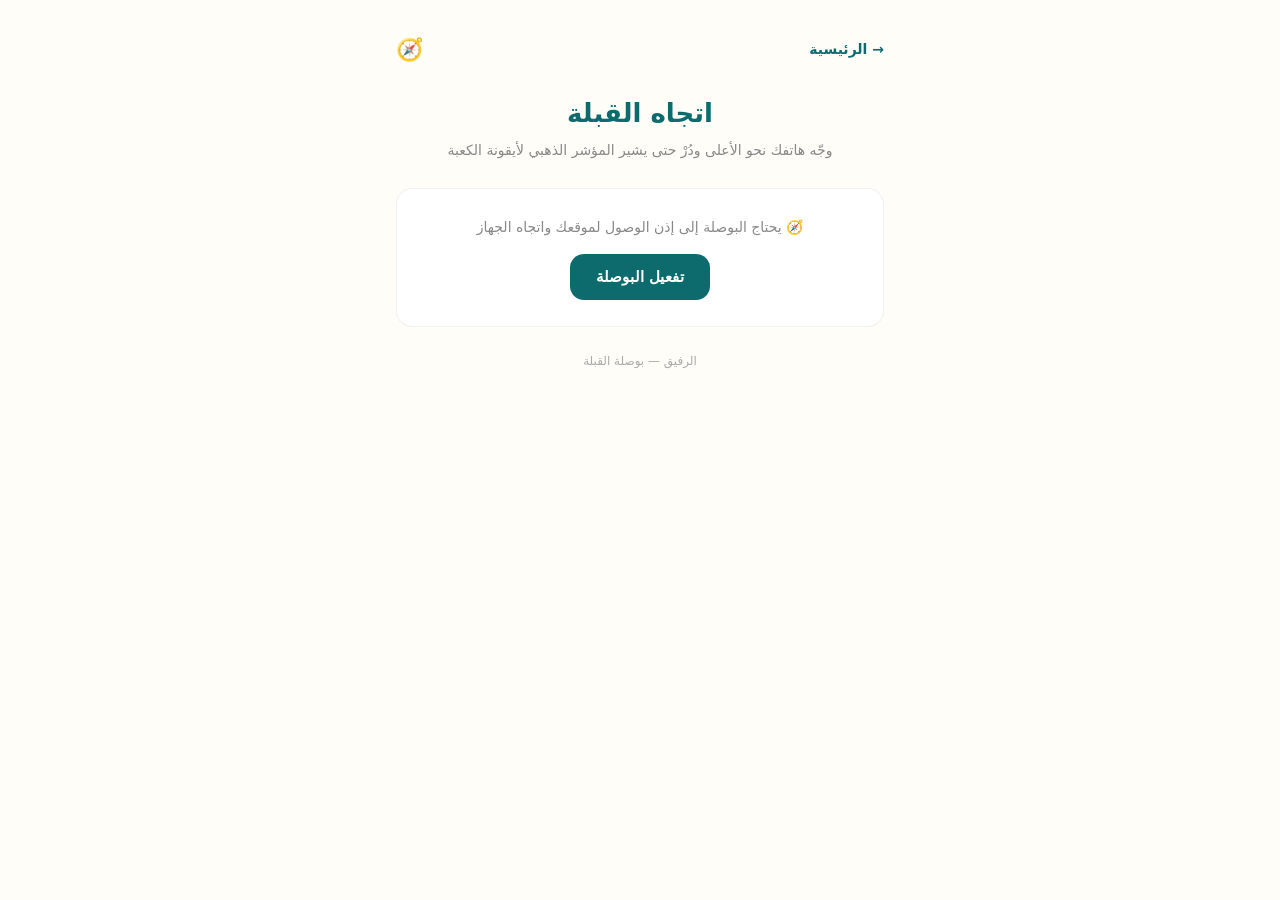
<file: qibla.html>
<!DOCTYPE html>
<html lang="ar" dir="rtl">
<head>
<meta charset="UTF-8">
<meta name="viewport" content="width=device-width, initial-scale=1.0">
<title>اتجاه القبلة — الرفيق</title>
<link rel="stylesheet" href="./style.css">
<link rel="icon" type="image/svg+xml" href="data:image/svg+xml,<svg xmlns='http://www.w3.org/2000/svg' viewBox='0 0 100 100'><text y='.9em' font-size='90'>🧭</text></svg>">
<style>
  .container{max-width:520px;margin:0 auto;padding:16px;}
  .topbar{display:flex;align-items:center;justify-content:space-between;padding:14px 0;}
  .back{color:var(--primary);text-decoration:none;font-size:14px;font-weight:600;}
  h1{text-align:center;font-size:26px;color:var(--primary);margin:6px 0 2px;}
  .sub{text-align:center;color:#888;font-size:14px;margin-bottom:24px;}

  #permissionCard{background:var(--card);border-radius:var(--radius);border:1px solid var(--line);
    padding:26px 22px;text-align:center;}
  #permissionCard button{background:var(--primary);color:#fff;border:none;border-radius:14px;
    padding:14px 26px;font-size:15px;font-weight:700;cursor:pointer;margin-top:14px;}
  #permissionCard p{color:#888;font-size:14px;}

  .compass-wrap{display:none;text-align:center;}
  .compass-ring{
    position:relative;width:280px;height:280px;margin:0 auto 20px;
    border-radius:50%;background:
      url("data:image/svg+xml,%3Csvg xmlns='http://www.w3.org/2000/svg' viewBox='0 0 200 200'%3E%3Cg fill='none' stroke='%230d6b6e' stroke-width='0.6' opacity='0.08'%3E%3Cpolygon points='100,20 137,63 180,70 150,105 158,150 100,130 42,150 50,105 20,70 63,63'/%3E%3Ccircle cx='100' cy='100' r='75'/%3E%3C/g%3E%3C/svg%3E") center/70% no-repeat,
      radial-gradient(circle at 50% 40%,#ffffff,#f3f1ea);
    border:6px solid var(--card);box-shadow:0 10px 30px rgba(0,0,0,0.12), inset 0 0 0 2px var(--line);
  }
  .compass-marks{position:absolute;inset:0;}
  .mark{position:absolute;left:50%;top:6px;width:2px;height:14px;background:#ccc;
    transform-origin:1px 134px;}
  .dir-label{position:absolute;font-size:13px;font-weight:700;color:#999;}
  .n-label{top:14px;left:50%;transform:translateX(-50%);color:var(--primary);}
  .e-label{right:14px;top:50%;transform:translateY(-50%);}
  .s-label{bottom:14px;left:50%;transform:translateX(-50%);}
  .w-label{left:14px;top:50%;transform:translateY(-50%);}

  .needle{
    position:absolute;left:50%;top:50%;width:6px;height:110px;
    transform-origin:50% 100%;transform:translate(-50%,-100%) rotate(0deg);
    transition:transform .15s linear;
  }
  .needle::before{content:'';position:absolute;top:0;left:0;width:0;height:0;
    border-left:10px solid transparent;border-right:10px solid transparent;
    border-bottom:22px solid var(--gold);left:-7px;}
  .needle::after{content:'';position:absolute;top:22px;left:-3px;width:6px;height:88px;
    background:linear-gradient(var(--gold),#ddd);}
  .kaaba-icon{position:absolute;left:50%;top:50%;transform:translate(-50%,-100%);
    margin-top:-46px;font-size:26px;}
  .center-dot{position:absolute;left:50%;top:50%;width:14px;height:14px;border-radius:50%;
    background:var(--primary);transform:translate(-50%,-50%);box-shadow:0 0 0 4px #fff;}

  .qibla-info{background:var(--card);border-radius:14px;border:1px solid var(--line);
    padding:16px;margin-bottom:14px;}
  .qibla-angle{font-size:32px;font-weight:800;color:var(--primary);}
  .qibla-label{font-size:13px;color:#888;margin-top:4px;}
  .aligned-msg{color:var(--gold);font-weight:700;font-size:14px;margin-top:6px;display:none;}
  .stability-badge{font-size:11.5px;color:#999;margin-top:8px;}
  .stability-badge.good{color:#2e8b57;}
  .stability-badge.jittery{color:#c0392b;}

  .note{font-size:12px;color:#aaa;line-height:1.7;margin-top:10px;}
  footer{text-align:center;padding:24px 0 10px;color:#aaa;font-size:12px;}
</style>
</head>
<body>
<div class="container">
  <div class="topbar">
    <a class="back" href="./index.html">→ الرئيسية</a>
    <span style="font-size:22px;">🧭</span>
  </div>
  <h1>اتجاه القبلة</h1>
  <p class="sub">وجّه هاتفك نحو الأعلى ودُرْ حتى يشير المؤشر الذهبي لأيقونة الكعبة</p>

  <div id="permissionCard">
    <p>🧭 يحتاج البوصلة إلى إذن الوصول لموقعك واتجاه الجهاز</p>
    <button id="startBtn">تفعيل البوصلة</button>
  </div>

  <div class="compass-wrap" id="compassWrap">
    <div class="qibla-info">
      <div class="qibla-angle" id="qiblaAngle">—</div>
      <div class="qibla-label">زاوية القبلة من الشمال (اتجاه ثابت لموقعك)</div>
      <div class="aligned-msg" id="alignedMsg">✅ أنت متجه الآن نحو القبلة</div>
      <div class="stability-badge" id="stabilityBadge">📡 يجري تقييم استقرار الحساس...</div>
    </div>

    <div class="compass-ring">
      <div class="compass-marks"></div>
      <div class="dir-label n-label">ش</div>
      <div class="dir-label e-label">ق</div>
      <div class="dir-label s-label">ج</div>
      <div class="dir-label w-label">غ</div>
      <div class="needle" id="needle">
        <span class="kaaba-icon">🕋</span>
      </div>
      <div class="center-dot"></div>
    </div>

    <p class="note">الزاوية محسوبة بدقة جغرافية باتجاه الكعبة المشرفة (مكة المكرمة). إذا لم تتغير البوصلة، حرّك الهاتف على شكل ٨ لمعايرة الحساس المغناطيسي.</p>
  </div>

  <footer>الرفيق — بوصلة القبلة</footer>
</div>

<script>
const KAABA = { lat: 21.4225, lng: 39.8262 };

function bearingToQibla(lat, lng){
  const toRad = d=>d*Math.PI/180, toDeg = r=>r*180/Math.PI;
  const φ1 = toRad(lat), φ2 = toRad(KAABA.lat);
  const Δλ = toRad(KAABA.lng - lng);
  const y = Math.sin(Δλ) * Math.cos(φ2);
  const x = Math.cos(φ1)*Math.sin(φ2) - Math.sin(φ1)*Math.cos(φ2)*Math.cos(Δλ);
  let brng = toDeg(Math.atan2(y,x));
  return (brng + 360) % 360;
}

let qiblaBearing = null;
let usingAbsolute = false;

// تنعيم القراءات (Exponential Moving Average على دائرة 360°) لتقليل تذبذب حساس المغناطيسية الخام
// ملاحظة أمانة علمية: هذا يقلل الاهتزاز اللحظي، لكنه لا يُصحح الانحراف المغناطيسي (drift)
// الناتج عن تشويش معدني قريب — لذلك تبقى حركة "٨" لمعايرة الحساس ضرورية فعلياً، لا شكلية.
let smoothedHeading = null;
const SMOOTHING = 0.15; // كلما صغرت زادت سلاسة الحركة وقلّت الاستجابة الفورية
function smoothAngle(prev, next, factor){
  if(prev === null) return next;
  let diff = ((next - prev + 540) % 360) - 180; // أقصر مسار دائري بين الزاويتين
  return (prev + factor * diff + 360) % 360;
}

function startCompass(){
  navigator.geolocation.getCurrentPosition(pos=>{
    qiblaBearing = bearingToQibla(pos.coords.latitude, pos.coords.longitude);
    document.getElementById('qiblaAngle').textContent = `${Math.round(qiblaBearing)}°`;
    document.getElementById('permissionCard').style.display = 'none';
    document.getElementById('compassWrap').style.display = 'block';
    attachOrientation();
  }, ()=>{
    alert('تعذّر تحديد موقعك. تأكد من تفعيل خدمة الموقع في المتصفح.');
  }, { enableHighAccuracy:true });
}

let lastRawHeading = null;
let jitterEMA = 0;

function attachOrientation(){
  function handler(e){
    let heading;
    if(e.webkitCompassHeading !== undefined){
      heading = e.webkitCompassHeading; // iOS, already 0=N clockwise
    } else if(e.alpha !== null){
      heading = 360 - e.alpha; // Android approximation
    } else {
      return;
    }

    if(lastRawHeading !== null){
      let rawDiff = Math.abs(((heading - lastRawHeading + 540) % 360) - 180);
      jitterEMA = jitterEMA*0.9 + rawDiff*0.1;
      const badge = document.getElementById('stabilityBadge');
      if(jitterEMA < 1.5){
        badge.textContent = '✅ الحساس مستقر — القراءة موثوقة';
        badge.className = 'stability-badge good';
      } else if(jitterEMA < 4){
        badge.textContent = '📡 استقرار متوسط';
        badge.className = 'stability-badge';
      } else {
        badge.textContent = '⚠️ تذبذب مرتفع — حرّك الهاتف على شكل ٨ للمعايرة';
        badge.className = 'stability-badge jittery';
      }
    }
    lastRawHeading = heading;

    smoothedHeading = smoothAngle(smoothedHeading, heading, SMOOTHING);
    const needleRotation = (qiblaBearing - smoothedHeading + 360) % 360;
    document.getElementById('needle').style.transform =
      `translate(-50%,-100%) rotate(${needleRotation}deg)`;

    const diff = Math.min(Math.abs(needleRotation), 360-Math.abs(needleRotation));
    document.getElementById('alignedMsg').style.display = diff < 6 ? 'block' : 'none';
  }

  if(typeof DeviceOrientationEvent !== 'undefined' &&
     typeof DeviceOrientationEvent.requestPermission === 'function'){
    DeviceOrientationEvent.requestPermission().then(state=>{
      if(state === 'granted'){
        window.addEventListener('deviceorientationabsolute', handler, true);
        window.addEventListener('deviceorientation', handler, true);
      } else {
        alert('تم رفض إذن اتجاه الجهاز. لن يعمل المؤشر الحي، لكن الزاوية المحسوبة أعلاه صحيحة.');
      }
    }).catch(()=>{});
  } else {
    window.addEventListener('deviceorientationabsolute', handler, true);
    window.addEventListener('deviceorientation', handler, true);
  }
}

document.getElementById('startBtn').addEventListener('click', startCompass);
</script>
</body>
</html>
</file>
<file: style.css>
/* style.css — الرفيق
   الأنماط المشتركة عبر كل صفحات التطبيق (الألوان، القواعد الأساسية، العناصر المتكررة)
   أي تعديل هنا ينعكس تلقائياً على كل الصفحات دون الحاجة لتعديل كل ملف على حدة */

:root{
  --bg:#fefdf8;
  --text:#1a1a1a;
  --primary:#0d6b6e;
  --primary-dark:#094c4e;
  --gold:#b8860b;
  --card:#ffffff;
  --radius:16px;
  --line:rgba(0,0,0,0.06);
}

*{ margin:0; padding:0; box-sizing:border-box; }

body{
  font-family:-apple-system,BlinkMacSystemFont,'Segoe UI',system-ui,sans-serif;
  background:var(--bg);
  color:var(--text);
  line-height:1.8;
  min-height:100dvh;
}

.container{ max-width:720px; margin:0 auto; padding:16px; }

.topbar{
  display:flex; align-items:center; justify-content:space-between; padding:14px 0;
}
.back{ color:var(--primary); text-decoration:none; font-size:14px; font-weight:600; }

h1{ text-align:center; font-size:26px; color:var(--primary); margin:6px 0 2px; }
.sub{ text-align:center; color:#888; font-size:14px; margin-bottom:18px; }

/* صندوق البحث — مستخدم في: quran.html, arbaeen.html, hisnul.html */
.search-box{ position:relative; margin-bottom:16px; }
.search-box input{
  width:100%; padding:13px 44px 13px 16px; border-radius:14px; border:1px solid var(--line);
  background:var(--card); font-size:15px; font-family:inherit;
}
.search-box input:focus{ outline:2px solid var(--primary); }
.search-box .ic{ position:absolute; right:14px; top:50%; transform:translateY(-50%); color:#aaa; }
.result-count{ font-size:13px; color:#999; margin-bottom:12px; }

footer{ text-align:center; padding:24px 0 10px; color:#aaa; font-size:12px; line-height:1.7; }

#status{ text-align:center; color:#888; padding:30px 0; }
</file>
